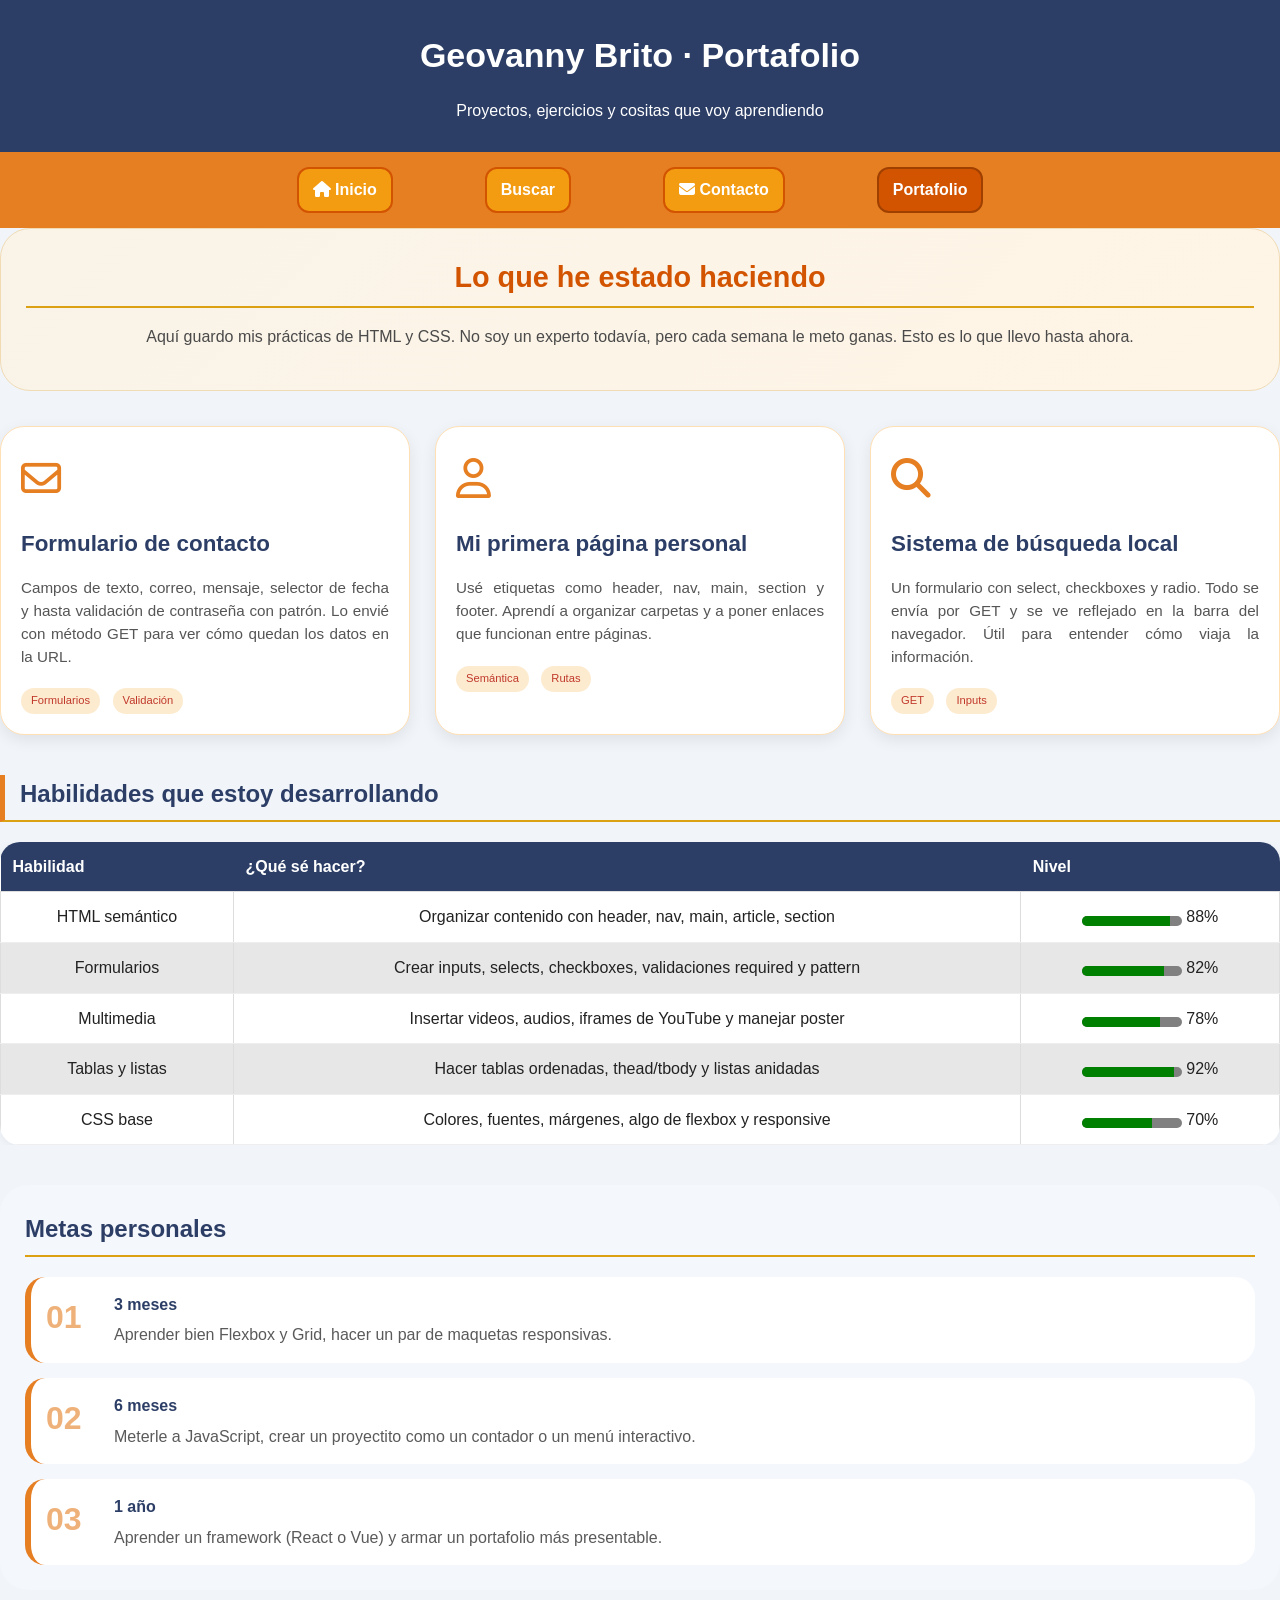
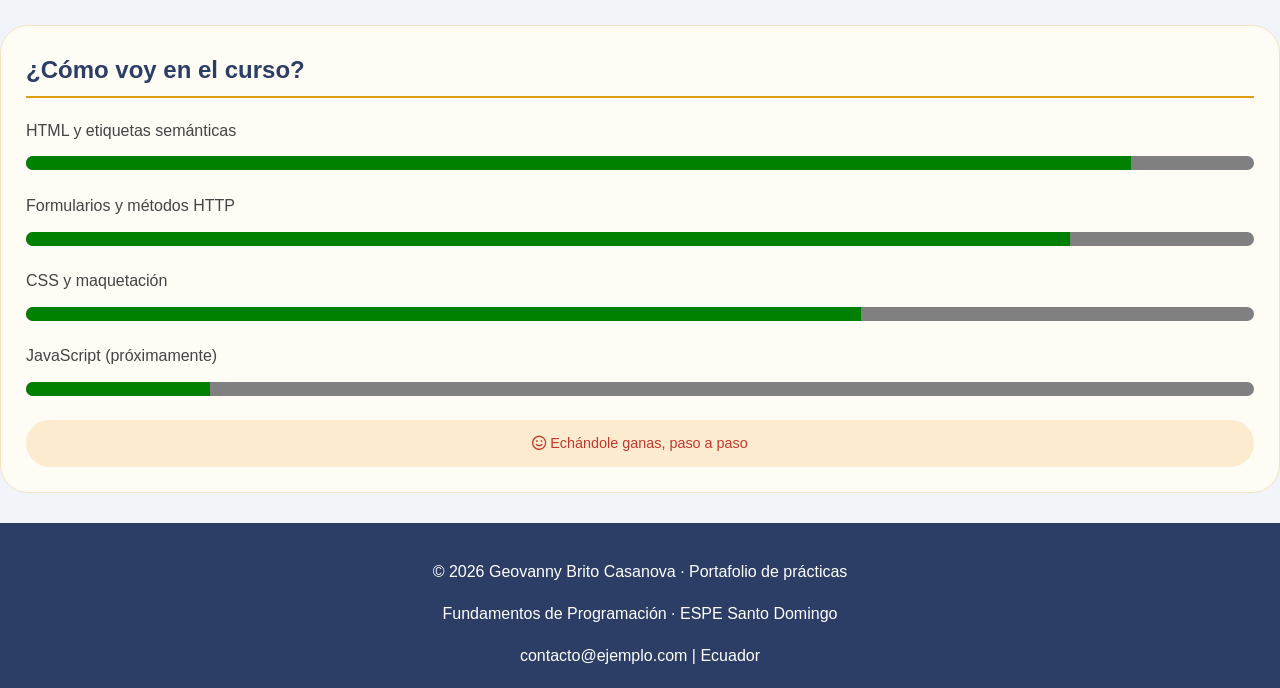
<file: pages/portafolio.html>
<!DOCTYPE html>
<html lang="es">

<head>
    <meta charset="UTF-8">
    <meta name="viewport" content="width=device-width, initial-scale=1.0">
    <title> Mi portafolio · Geovanny Brito</title>

    <link rel="icon" href="../img/mundito.ico" type="image/x-icon">

    <link rel="stylesheet" href="https://cdnjs.cloudflare.com/ajax/libs/font-awesome/6.5.0/css/all.min.css">

    <link rel="stylesheet" href="../css/general.css">
    <link rel="stylesheet" href="../css/portafolio.css">
</head>

<body>

    <header style="background-color: #2c3e66; color: white;">
        <h1> Geovanny Brito · Portafolio</h1>
        <p>Proyectos, ejercicios y cositas que voy aprendiendo</p>
    </header>

    <nav style="background-color: #e67e22;">
        <a href="../index.html" style="background-color: #f39c12; color: white; border-color: #d35400;">
            <i class="fa-solid fa-house"></i> Inicio
        </a>
        <a href="buscar.html" style="background-color: #f39c12; color: white; border-color: #d35400;">Buscar</a>
        <a href="cto/contacto.html" style="background-color: #f39c12; color: white; border-color: #d35400;">
            <i class="fa-solid fa-envelope"></i> Contacto
        </a>
        <a href="portafolio.html" style="background-color: #d35400; color: white; border-color: #a04000;"> Portafolio</a>
    </nav>

    <main>
 
        <div class="bloque-bienvenida">
            <h2> Lo que he estado haciendo </h2>
            <p>Aquí guardo mis prácticas de HTML y CSS. No soy un experto todavía, pero cada semana le meto ganas. Esto es lo que llevo hasta ahora.</p>
        </div>
 
        <div class="mis-proyectos">
            <div class="proyecto-item">
                <div class="icono-proy"><i class="fa-regular fa-envelope"></i></div>
                <h3>Formulario de contacto</h3>
                <p>Campos de texto, correo, mensaje, selector de fecha y hasta validación de contraseña con patrón. Lo envié con método GET para ver cómo quedan los datos en la URL.</p>
                <span class="badge-proyecto"> Formularios</span>
                <span class="badge-proyecto"> Validación</span>
            </div>

            <div class="proyecto-item">
                <div class="icono-proy"><i class="fa-regular fa-user"></i></div>
                <h3>Mi primera página personal</h3>
                <p>Usé etiquetas como header, nav, main, section y footer. Aprendí a organizar carpetas y a poner enlaces que funcionan entre páginas.</p>
                <span class="badge-proyecto"> Semántica</span>
                <span class="badge-proyecto"> Rutas</span>
            </div>

            <div class="proyecto-item">
                <div class="icono-proy"><i class="fa-solid fa-magnifying-glass"></i></div>
                <h3>Sistema de búsqueda local</h3>
                <p>Un formulario con select, checkboxes y radio. Todo se envía por GET y se ve reflejado en la barra del navegador. Útil para entender cómo viaja la información.</p>
                <span class="badge-proyecto"> GET</span>
                <span class="badge-proyecto"> Inputs</span>
            </div>
        </div>
 
        <div class="seccion-tabla">
            <h2> Habilidades que estoy desarrollando</h2>
            <div class="tabla-wrapper">
                <table>
                    <thead>
                        <tr>
                            <th>Habilidad</th>
                            <th>¿Qué sé hacer?</th>
                            <th>Nivel</th>
                        </tr>
                    </thead>
                    <tbody>
                        <tr class="fila-clara">
                            <td> HTML semántico</td>
                            <td>Organizar contenido con header, nav, main, article, section</td>
                            <td><progress value="88" max="100"></progress> 88%</td>
                        </tr>
                        <tr class="fila-oscura">
                            <td> Formularios</td>
                            <td>Crear inputs, selects, checkboxes, validaciones required y pattern</td>
                            <td><progress value="82" max="100"></progress> 82%</td>
                        </tr>
                        <tr class="fila-clara">
                            <td> Multimedia</td>
                            <td>Insertar videos, audios, iframes de YouTube y manejar poster</td>
                            <td><progress value="78" max="100"></progress> 78%</td>
                        </tr>
                        <tr class="fila-oscura">
                            <td> Tablas y listas</td>
                            <td>Hacer tablas ordenadas, thead/tbody y listas anidadas</td>
                            <td><progress value="92" max="100"></progress> 92%</td>
                        </tr>
                        <tr class="fila-clara">
                            <td> CSS base</td>
                            <td>Colores, fuentes, márgenes, algo de flexbox y responsive</td>
                            <td><progress value="70" max="100"></progress> 70%</td>
                        </tr>
                    </tbody>
                </table>
            </div>
        </div>
 
        <div class="metas-laterales">
            <h2> Metas personales</h2>
            <div class="lista-metas">
                <div class="meta-card">
                    <div class="meta-numero">01</div>
                    <div class="meta-texto">
                        <strong> 3 meses</strong>
                        <p>Aprender bien Flexbox y Grid, hacer un par de maquetas responsivas.</p>
                    </div>
                </div>
                <div class="meta-card">
                    <div class="meta-numero">02</div>
                    <div class="meta-texto">
                        <strong> 6 meses</strong>
                        <p>Meterle a JavaScript, crear un proyectito como un contador o un menú interactivo.</p>
                    </div>
                </div>
                <div class="meta-card">
                    <div class="meta-numero">03</div>
                    <div class="meta-texto">
                        <strong> 1 año</strong>
                        <p>Aprender un framework (React o Vue) y armar un portafolio más presentable.</p>
                    </div>
                </div>
            </div>
        </div>
 
        <div class="progreso-estilo">
            <h2> ¿Cómo voy en el curso?</h2>
            <div class="barra-item">
                <span>HTML y etiquetas semánticas</span>
                <progress value="90" max="100"></progress>
            </div>
            <div class="barra-item">
                <span>Formularios y métodos HTTP</span>
                <progress value="85" max="100"></progress>
            </div>
            <div class="barra-item">
                <span>CSS y maquetación</span>
                <progress value="68" max="100"></progress>
            </div>
            <div class="barra-item">
                <span>JavaScript (próximamente)</span>
                <progress value="15" max="100"></progress>
            </div>
            <div class="nota-final">
                <i class="fa-regular fa-face-smile"></i> Echándole ganas, paso a paso
            </div>
        </div>

    </main>

    <footer style="background-color: #2c3e66;">
        <p>© 2026 Geovanny Brito Casanova · Portafolio de prácticas</p>
        <p>Fundamentos de Programación · ESPE Santo Domingo</p>
        <address>contacto@ejemplo.com | Ecuador</address>
    </footer>

</body>

</html>
</file>
<file: css/general.css>
/* ============================================= */
/* =============== CONFIGURACION BASE ========== */
/* ============================================= */
* {
    box-sizing: border-box;
}

body {
    margin: 0;
    font-family: 'Segoe UI', Tahoma, Geneva, Verdana, sans-serif;
    background-color: rgb(241, 245, 250);
    color: #222222;
    line-height: 1.6;
}

/* ========================================= */
/* =============== TITULOS ================= */
/* ========================================= */
h1 {
    margin: 0;
    font-size: 34px;
    text-align: center;
}

h2 {
    color: #1b7505;
    margin-top: 0;
    border-bottom: 2px solid #dba112;
    padding-bottom: 6px;
}

h3 {
    color: rgb(27, 21, 21);
}

/* ============================================= */
/* =============== PARRAFOS Y ENLACES ================= */
/* ============================================= */
p {
    font-size: 16px;
    text-align: justify;
}

a {
    text-decoration: none;
    color: black;
    font-weight: bold;
    font-size: 100%;
    padding: 20px;
    margin: 15px 40px;
}

/* ============================================= */
/* =============== BARRA DE NAVEGACION ================= */
/* ============================================= */
nav {
    padding: 0;
    display: flex;
    justify-content: center;
    flex-wrap: wrap;
    gap: 12px;
    background-color: #dba112;
    text-align: center;
}

nav a {
    border-radius: 6px;
    background-color: white;
    border-radius: 12px;
    border: 2px solid rgb(66, 66, 66);
    padding: 8px 14px;
}

nav a:hover {
    text-decoration: underline;
    transform: scale(1.02);
    color: white;
    background-color: #1b7505;
    padding: 8px 16px;
}

/* ===================================================== */
/* =============== HEADER Y FOOTER ===================== */
/* ===================================================== */
header {
    background-color: rgb(27, 21, 21);
    color: white;
    padding: 28px 16px;
    text-align: center;
}

header p {
    text-align: center;
    margin-bottom: 0;
}

footer {
    background-color: rgb(27, 21, 21);
    color: white;
    text-align: center;
    padding: 20px;
    margin-top: 30px;
}

footer p {
    text-align: center;
}

address {
    font-style: normal;
}

/* ===================================================== */
/* =============== SECCIONES Y CONTENEDORES ============ */
/* ===================================================== */
section,
article,
aside {
    background-color: white;
    padding: 20px;
    margin-bottom: 18px;
    border: 1px solid #dddddd;
    border-radius: 10px;
}

aside {
    width: 90%;
    max-width: 1100px;
    margin: 20px auto;
    background-color: #fff8e6;
}

aside i {
    margin-right: 8px;
    font-size: 20px;
    color: #1b7505;
}

/* ===================================================== */
/* =============== MULTIMEDIA ========================== */
/* ===================================================== */
img,
video,
iframe {
    max-width: 100%;
    border-radius: 12px;
}

figure {
    text-align: center;
    margin: 0;
}

figcaption {
    font-size: 14px;
    color: #555555;
    margin-top: 8px;
}

/* ===================================================== */
/* =============== LISTAS ============================== */
/* ===================================================== */
li {
    margin-bottom: 8px;
}

ul {
    margin-left: 10px;
}

/* ===================================================== */
/* =============== TABLAS ============================== */
/* ===================================================== */
caption {
    font-weight: bold;
    margin-bottom: 10px;
}

th {
    background-color: #1b7505;
    color: white;
    padding: 10px;
}

td {
    text-align: center;
    border: 1px solid #dddddd;
}

tr:nth-child(even) {
    background-color: rgb(231, 231, 231);
}

/* ===================================================== */
/* =============== FORMULARIOS ========================= */
/* ===================================================== */
form {
    margin-top: 30px;
}

label {
    font-weight: bold;
}

input,
select,
textarea {
    width: 100%;
    padding: 9px;
    margin-top: 5px;
    border: 1px solid #a8a8a7;
    font-size: 15px;
}

input[type="checkbox"],
input[type="radio"] {
    width: auto;
    margin-right: 6px;
}

textarea {
    resize: vertical;
}

/* ===================================================== */
/* =============== BOTONES ============================= */
/* ===================================================== */
button {
    background-color: #1b7505;
    color: white;
    border: none;
    padding: 10px 18px;
    border-radius: 6px;
    cursor: pointer;
    font-weight: bold;
}

button:hover {
    background-color: #0d0d0d;
    transform: scale(1.02);
}

/* ===================================================== */
/* =============== ESTADOS DE FORMULARIOS ============== */
/* ===================================================== */
input:focus,
select:focus,
textarea:focus {
    outline: 2px solid #db1212;
}

input:required,
select:required,
textarea:required {
    border-left: 5px solid #ffc800;
}

/* ===================================================== */
/* =============== ESPECIALES ================ */
/* ===================================================== */
details {
    background-color: #fafafa;
    padding: 10px;
    border: 1px solid #dddddd;
    border-radius: 8px;
}

progress {
    width: 100%;
    height: 20px;
    border-radius: 50px;
    overflow: hidden;
    color: red;
}

summary {
    cursor: pointer;
    font-weight: bold;
    color: #1b7505;
}

code {
    background-color: #f4f4f6;
    padding: 2px 6px;
    border-radius: 4px;
    color: red;
}

pre {
    background-color: #f4f4f6;
    color: white;
    padding: 12px;
    border-radius: 8px;
    overflow-x: auto;
}

kbd {
    background-color: #222222;
    padding: 2px 6px;
    border-radius: 4px;
    color: white;
}
</file>
<file: css/portafolio.css>
/* Bloque de bienvenida */
.bloque-bienvenida {
    background: linear-gradient(135deg, #f9f3e8 0%, #fff5e6 100%);
    padding: 25px;
    border-radius: 30px;
    margin-bottom: 30px;
    text-align: center;
    border: 1px solid #f0dbb4;
}

.bloque-bienvenida h2 {
    color: #d35400;
    font-size: 1.8rem;
    margin-bottom: 12px;
}

.bloque-bienvenida p {
    font-size: 1rem;
    color: #4a4a4a;
    text-align: center;
}

/* Contenedor de proyectos (tarjetas) */
.mis-proyectos {
    display: grid;
    grid-template-columns: repeat(auto-fit, minmax(280px, 1fr));
    gap: 25px;
    margin: 35px 0;
}

.proyecto-item {
    background-color: #ffffff;
    border-radius: 24px;
    padding: 20px;
    box-shadow: 0 5px 15px rgba(0, 0, 0, 0.08);
    transition: all 0.2s ease;
    border: 1px solid #ffe0b5;
}

.proyecto-item:hover {
    transform: translateY(-5px);
    box-shadow: 0 10px 25px rgba(0, 0, 0, 0.12);
    border-color: #e67e22;
}

.icono-proy {
    font-size: 2.5rem;
    color: #e67e22;
    margin-bottom: 15px;
}

.proyecto-item h3 {
    color: #2c3e66;
    font-size: 1.4rem;
    margin: 10px 0 12px 0;
}

.proyecto-item p {
    color: #555;
    font-size: 0.95rem;
    line-height: 1.5;
    margin-bottom: 15px;
}

.badge-proyecto {
    display: inline-block;
    background-color: #fdebd0;
    color: #c0392b;
    font-size: 0.7rem;
    padding: 4px 10px;
    border-radius: 20px;
    margin-right: 8px;
    margin-top: 5px;
}

/* Tabla de habilidades */
.seccion-tabla {
    margin: 40px 0;
}

.seccion-tabla h2 {
    color: #2c3e66;
    border-left: 5px solid #e67e22;
    padding-left: 15px;
    margin-bottom: 20px;
}

.tabla-wrapper {
    overflow-x: auto;
}

table {
    width: 100%;
    border-collapse: collapse;
    background-color: white;
    border-radius: 20px;
    overflow: hidden;
    box-shadow: 0 2px 8px rgba(0, 0, 0, 0.05);
}

th {
    background-color: #2c3e66;
    color: white;
    padding: 12px;
    text-align: left;
    font-weight: 600;
}

td {
    padding: 12px;
    border-bottom: 1px solid #eee;
}

.fila-clara {
    background-color: #ffffff;
}

.fila-oscura {
    background-color: #fef9f0;
}

progress {
    width: 100px;
    height: 10px;
    border-radius: 10px;
}

/* Metas laterales (estilo diferente) */
.metas-laterales {
    background-color: #f4f7fc;
    border-radius: 28px;
    padding: 25px;
    margin: 35px 0;
}

.metas-laterales h2 {
    color: #2c3e66;
    margin-top: 0;
    margin-bottom: 20px;
}

.lista-metas {
    display: flex;
    flex-direction: column;
    gap: 15px;
}

.meta-card {
    display: flex;
    align-items: flex-start;
    gap: 18px;
    background-color: white;
    padding: 15px;
    border-radius: 20px;
    border-left: 6px solid #e67e22;
    transition: all 0.2s;
}

.meta-card:hover {
    background-color: #fffaf2;
    transform: translateX(5px);
}

.meta-numero {
    font-size: 2rem;
    font-weight: bold;
    color: #e67e22;
    opacity: 0.6;
    min-width: 50px;
}

.meta-texto strong {
    color: #2c3e66;
    font-size: 1rem;
}

.meta-texto p {
    margin: 5px 0 0 0;
    color: #5a5a5a;
}

/* Progreso general con otro look */
.progreso-estilo {
    background-color: #fffbf5;
    border-radius: 28px;
    padding: 25px;
    margin-top: 30px;
    border: 1px solid #f5e2c4;
}

.progreso-estilo h2 {
    color: #2c3e66;
    margin-top: 0;
    margin-bottom: 20px;
}

.barra-item {
    margin-bottom: 18px;
}

.barra-item span {
    display: block;
    font-weight: 500;
    margin-bottom: 6px;
    color: #444;
}

.barra-item progress {
    width: 100%;
    height: 14px;
    border-radius: 20px;
}

.nota-final {
    text-align: center;
    margin-top: 20px;
    padding: 12px;
    background-color: #fdebd0;
    border-radius: 50px;
    color: #c0392b;
    font-size: 0.9rem;
}

/* Responsive */
@media (max-width: 700px) {
    .mis-proyectos {
        grid-template-columns: 1fr;
    }
    
    .meta-card {
        flex-direction: column;
        gap: 8px;
    }
    
    .meta-numero {
        font-size: 1.5rem;
    }
    
    .bloque-bienvenida h2 {
        font-size: 1.4rem;
    }
    
    table {
        font-size: 0.85rem;
    }
    
    td, th {
        padding: 8px;
    }
}
</file>
